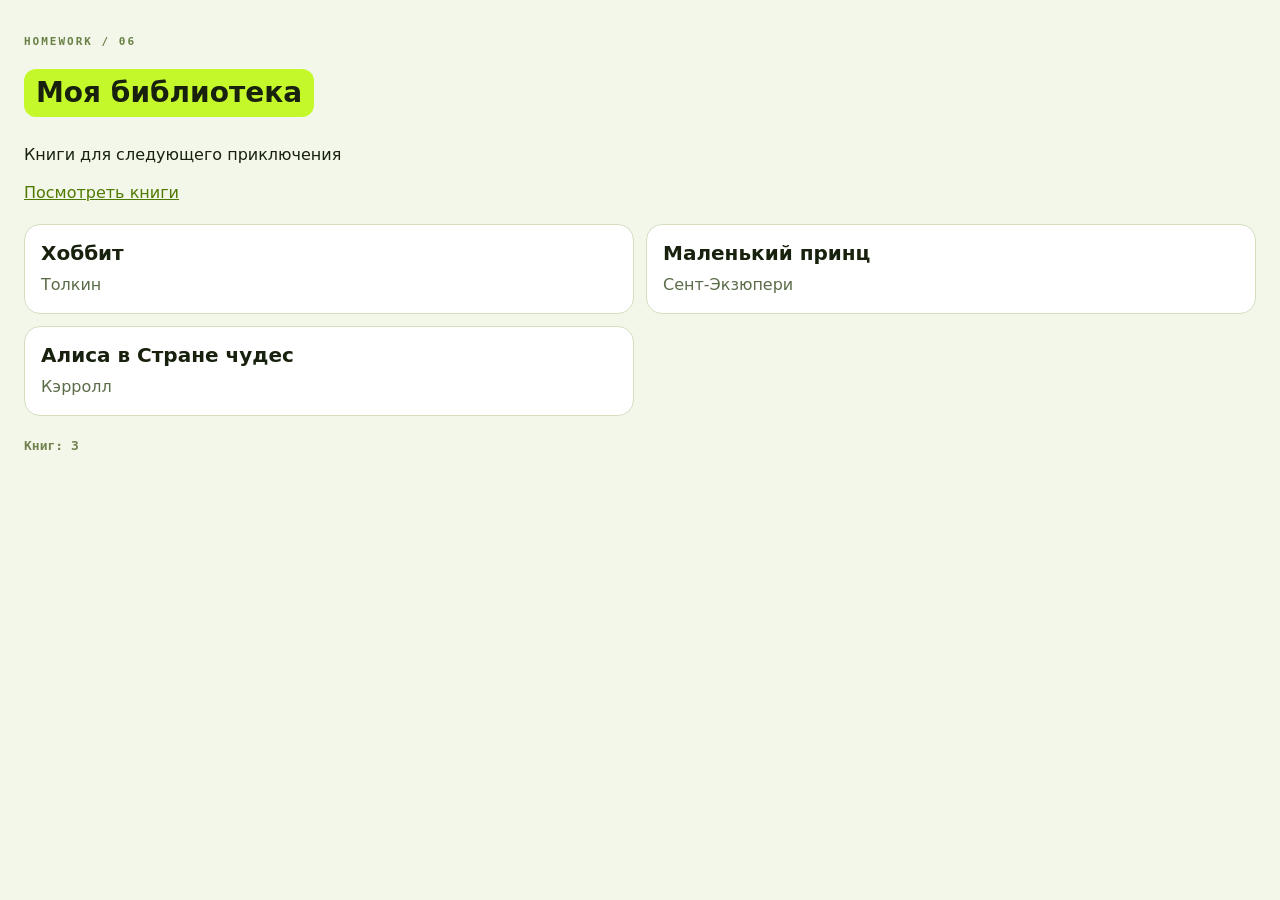
<file: Lesson - 6/homework-6/index.html>
<!doctype html>
    <html lang="ru">
        <head>
            <meta charset="utf-8"><meta name="viewport" content="width=device-width,initial-scale=1">
            <title>Книжная полка</title>
            <style>:root{font-family:system-ui,sans-serif;color:#17210e;background:#f3f7e9}*{box-sizing:border-box}body{margin:0;padding:24px}h1{font-size:28px;line-height:1.15;margin:10px 0}p{line-height:1.5}a{color:#4f7a00}.eyebrow{font:700 11px monospace;letter-spacing:2px;color:#698146}.ready{background:#c5f82a;display:inline-block;padding:8px 12px;border-radius:12px}.hero-card,.training-card{padding:16px;background:#fff;border:1px solid #d4dfbf;border-radius:16px}.hero-card h3{font-size:20px;margin:0 0 8px}.hero-card p{margin:0;color:#5b6c48}.training-card{border-style:dashed;color:#879477}.team{display:grid;grid-template-columns:repeat(2,minmax(0,1fr));gap:12px;margin:22px 0}.count{font:700 13px monospace;color:#71824e}.legend{font-size:12px;color:#7e8a6c}button{border:0;padding:10px 16px;border-radius:10px;background:#c5f82a;font-weight:700}@media(max-height:460px){body{padding:14px}h1{font-size:23px;margin:8px 0}p{margin:8px 0;line-height:1.35}.team{gap:8px;margin:12px 0}.hero-card,.training-card{padding:11px;border-radius:12px}.hero-card h3{font-size:18px;margin-bottom:4px}.hero-card p{font-size:14px}.ready{padding:6px 9px}}</style>
            <script src="guild.js" defer></script>
        </head>
        <body><p class="eyebrow">HOMEWORK / 06</p>
            <h1 id="library-title">Наша полка</h1>
            <p id="library-description">Здесь появятся книги.</p>
            <a id="library-link" href="#">Ссылка</a>
            <section class="team" id="books">
                <article class="training-card" id="book-placeholder">Макет книги</article>
            </section><p class="count">Книг: <span id="book-count">0</span>
            </p>
        </body>
        </html>
</file>
